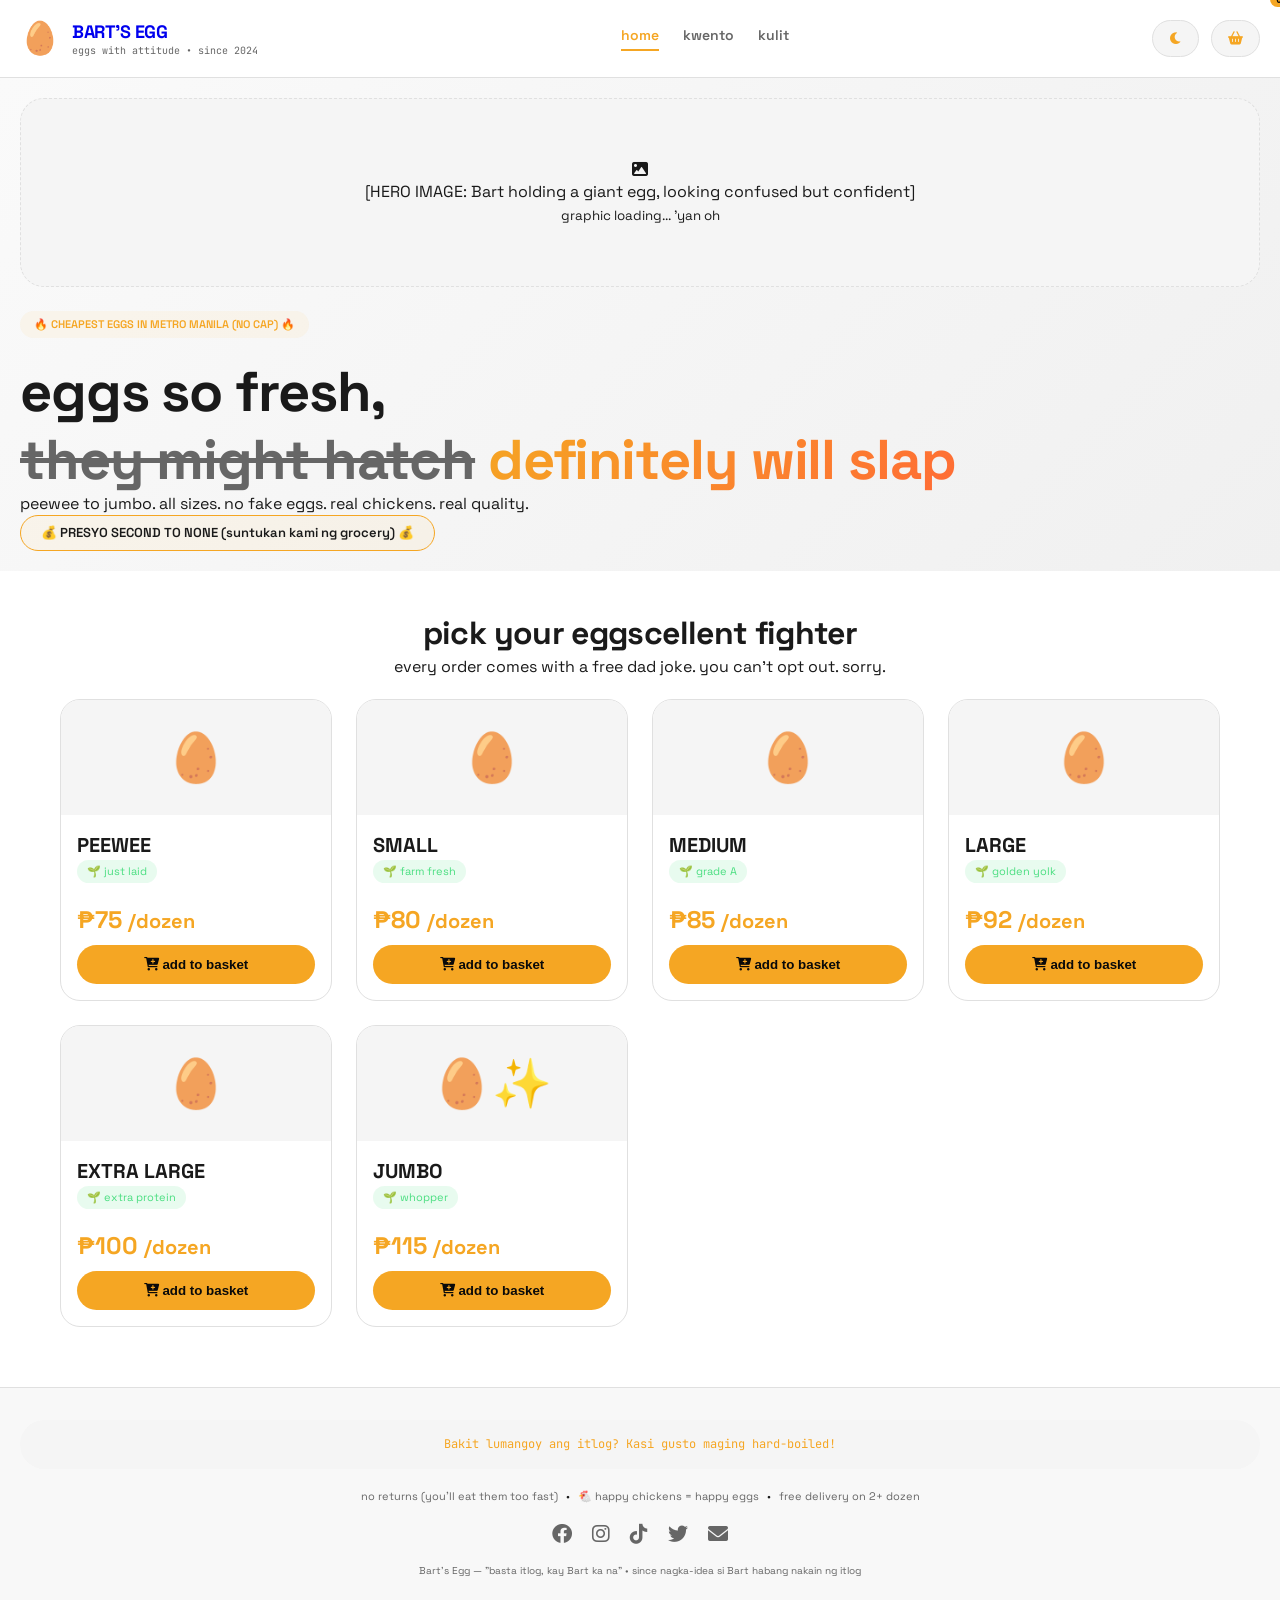
<file: index.html>
<!DOCTYPE html>
<html lang="en">
<head>
  <meta charset="UTF-8">
  <meta name="viewport" content="width=device-width, initial-scale=1.0, viewport-fit=cover">
  <title>Bart's Egg | quality eggs, presyong pang masa</title>
  <link href="https://fonts.googleapis.com/css2?family=Space+Grotesk:wght@400;500;600;700&family=JetBrains+Mono:wght@400;600&display=swap" rel="stylesheet">
  <link rel="stylesheet" href="https://cdnjs.cloudflare.com/ajax/libs/font-awesome/6.0.0-beta3/css/all.min.css">
  <link rel="stylesheet" href="styles.css">
</head>
<body data-theme="light">
  <!-- mobile bottom nav -->
  <div class="bottom-nav">
    <a href="index.html" class="nav-item active">
      <i class="fas fa-home"></i>
      <span>eggs</span>
    </a>
    <a href="about.html" class="nav-item">
      <i class="fas fa-face-grin-tongue-squint"></i>
      <span>kwento</span>
    </a>
    <button class="nav-item cart-trigger" id="mobileCartTrigger">
      <i class="fas fa-basket-shopping"></i>
      <span>cart</span>
      <span class="cart-badge" id="mobileCartBadge">0</span>
    </button>
    <a href="contact.html" class="nav-item">
      <i class="fas fa-message"></i>
      <span>kulit</span>
    </a>
  </div>

  <!-- header with working links -->
  <div class="header">
    <a href="index.html" class="logo-tag" style="text-decoration: none;">
      <span class="logo-icon">🥚</span>
      <div>
        <div class="logo">BART'S EGG</div>
        <div class="tagline">eggs with attitude • since 2024</div>
      </div>
    </a>
    <div class="header-links">
      <a href="index.html" class="header-link active">home</a>
      <a href="about.html" class="header-link">kwento</a>
      <a href="contact.html" class="header-link">kulit</a>
    </div>
    <div style="display: flex; gap: 12px;">
      <button class="theme-toggle" id="themeToggle" aria-label="dark/light mode">
        <i class="fas fa-moon"></i>
      </button>
      <button class="cart-trigger desktop-cart-btn" id="desktopCartTrigger">
        <i class="fas fa-basket-shopping"></i>
        <span class="cart-badge" id="desktopCartBadge">0</span>
      </button>
    </div>
  </div>

  <!-- hero with placeholder image -->
  <div class="hero">
    <div class="hero-image-placeholder" loading="lazy">
      <i class="fas fa-image"></i>
      <p>[HERO IMAGE: Bart holding a giant egg, looking confused but confident]</p>
      <small>graphic loading... 'yan oh</small>
    </div>
    <div class="hero-text-overlay">
      <div class="hero-badge">🔥 CHEAPEST EGGS IN METRO MANILA (NO CAP) 🔥</div>
      <h1>eggs so fresh,<br> <span class="strike">they might hatch</span> <span class="gradient-text">definitely will slap</span></h1>
      <p class="hero-sub">peewee to jumbo. all sizes. no fake eggs. real chickens. real quality.</p>
      <div class="price-claim">💰 PRESYO SECOND TO NONE (suntukan kami ng grocery) 💰</div>
    </div>
  </div>

  <!-- product grid -->
  <div class="section-header">
    <h2>pick your eggscellent fighter</h2>
    <p>every order comes with a free dad joke. you can't opt out. sorry.</p>
  </div>

  <div class="egg-grid" id="eggGrid"></div>

  <!-- footer with working social links -->
  <div class="footer">
    <div class="footer-joke" id="dadJoke">loading dad joke...</div>
    <div class="footer-links">
      <a href="#" class="footer-link">no returns (you'll eat them too fast)</a>
      <span>•</span>
      <a href="#" class="footer-link">🐔 happy chickens = happy eggs</a>
      <span>•</span>
      <a href="#" class="footer-link">free delivery on 2+ dozen</a>
    </div>
    <div class="social-icons">
      <a href="https://facebook.com" target="_blank" rel="noopener noreferrer"><i class="fab fa-facebook"></i></a>
      <a href="https://instagram.com" target="_blank" rel="noopener noreferrer"><i class="fab fa-instagram"></i></a>
      <a href="https://tiktok.com" target="_blank" rel="noopener noreferrer"><i class="fab fa-tiktok"></i></a>
      <a href="https://twitter.com" target="_blank" rel="noopener noreferrer"><i class="fab fa-twitter"></i></a>
      <a href="mailto:hello@bartsegg.com"><i class="fas fa-envelope"></i></a>
    </div>
    <div class="copyright">
      <a href="index.html" style="color: inherit; text-decoration: none;">Bart's Egg</a> — "basta itlog, kay Bart ka na" • since nagka-idea si Bart habang nakain ng itlog
    </div>
  </div>

  <!-- cart drawer -->
  <div class="cart-drawer" id="cartDrawer">
    <div class="cart-overlay" id="cartOverlay"></div>
    <div class="cart-content">
      <div class="cart-header">
        <h3><i class="fas fa-basket-shopping"></i> your egg basket</h3>
        <button class="cart-close" id="closeCartBtn">&times;</button>
      </div>
      <div class="cart-items-list" id="cartItemsList">
        <div class="empty-cart">🐔 basket empty. go buy some eggs, mura lang!</div>
      </div>
      <div class="cart-footer">
        <div class="cart-total" id="cartTotal">₱0.00</div>
        <a href="checkout.html" class="checkout-button">checkout →</a>
      </div>
    </div>
  </div>

  <script src="script.js"></script>
</body>
</html>
</file>
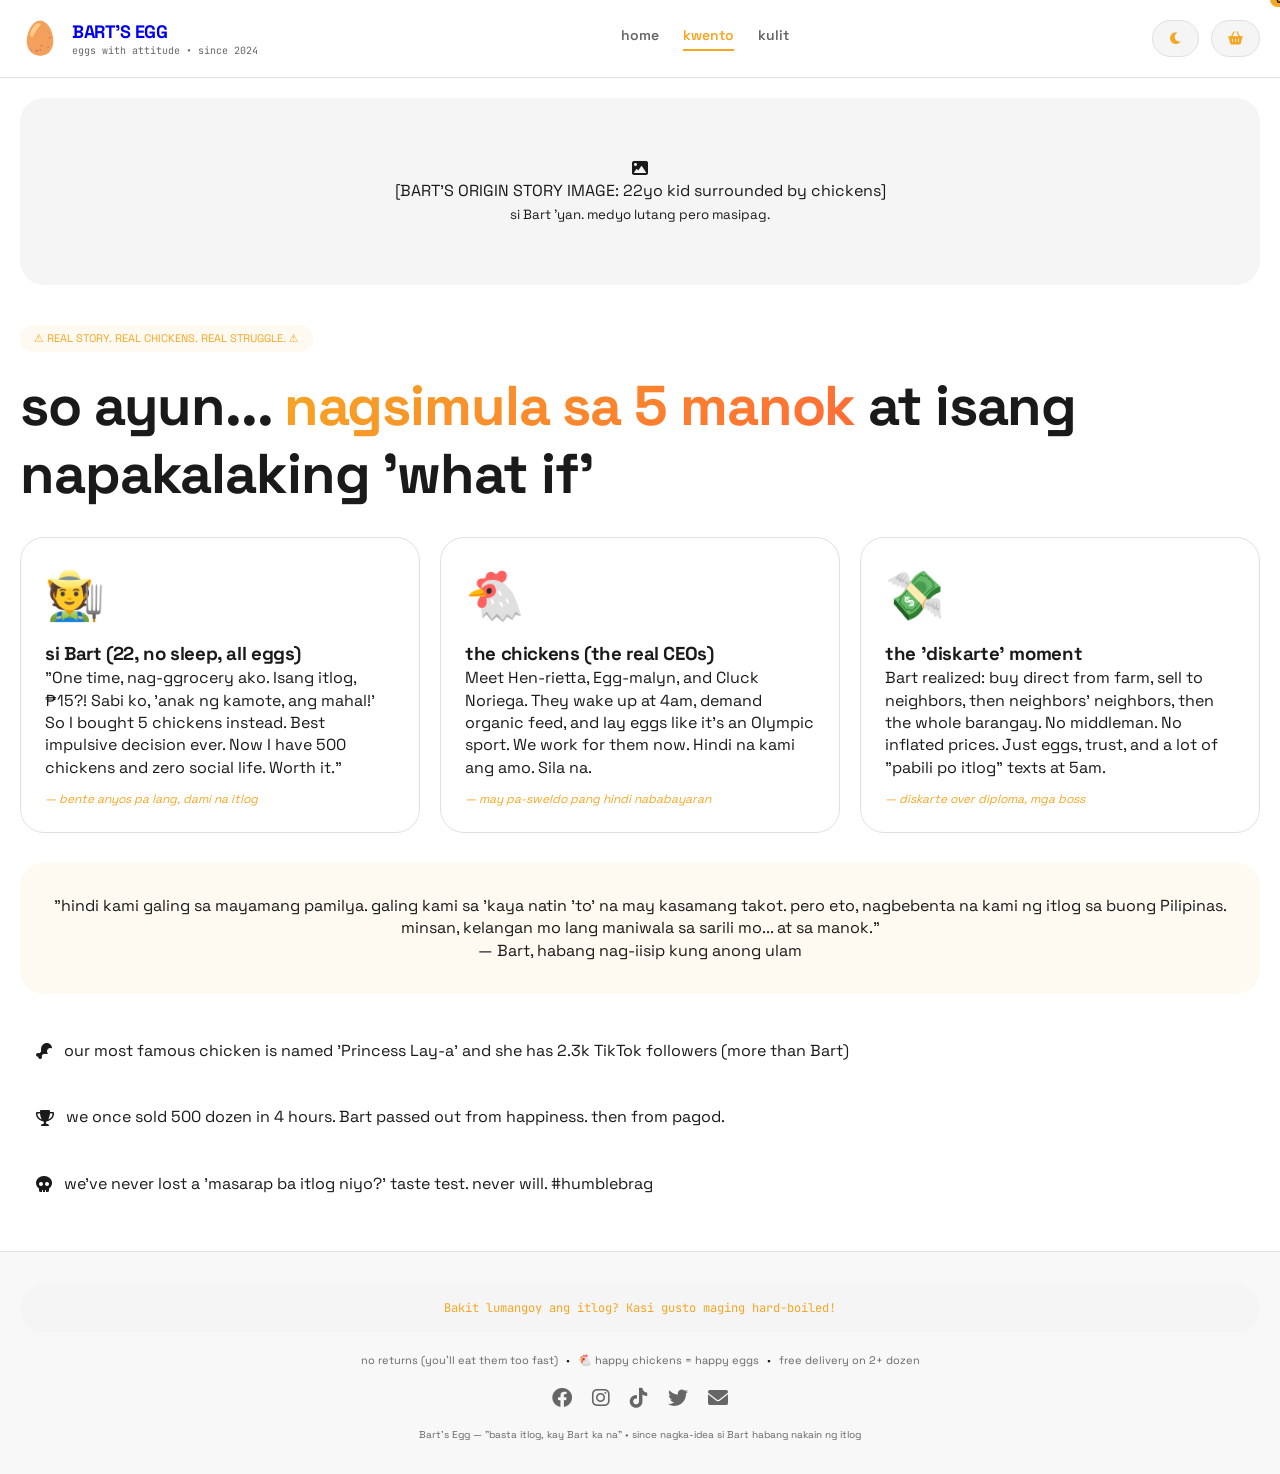
<file: about.html>
<!DOCTYPE html>
<html lang="en">
<head>
  <meta charset="UTF-8">
  <meta name="viewport" content="width=device-width, initial-scale=1.0, viewport-fit=cover">
  <title>Bart's Egg | the kwento behind the egg</title>
  <link href="https://fonts.googleapis.com/css2?family=Space+Grotesk:wght@400;500;600;700&family=JetBrains+Mono:wght@400;600&display=swap" rel="stylesheet">
  <link rel="stylesheet" href="https://cdnjs.cloudflare.com/ajax/libs/font-awesome/6.0.0-beta3/css/all.min.css">
  <link rel="stylesheet" href="styles.css">
</head>
<body data-theme="light">
  <!-- mobile bottom nav -->
  <div class="bottom-nav">
    <a href="index.html" class="nav-item"><i class="fas fa-home"></i><span>eggs</span></a>
    <a href="about.html" class="nav-item active"><i class="fas fa-face-grin-tongue-squint"></i><span>kwento</span></a>
    <button class="nav-item cart-trigger" id="mobileCartTrigger"><i class="fas fa-basket-shopping"></i><span>cart</span><span class="cart-badge" id="mobileCartBadge">0</span></button>
    <a href="contact.html" class="nav-item"><i class="fas fa-message"></i><span>kulit</span></a>
  </div>

  <!-- header with working links -->
  <div class="header">
    <a href="index.html" class="logo-tag" style="text-decoration: none;">
      <span class="logo-icon">🥚</span>
      <div><div class="logo">BART'S EGG</div><div class="tagline">eggs with attitude • since 2024</div></div>
    </a>
    <div class="header-links">
      <a href="index.html" class="header-link">home</a>
      <a href="about.html" class="header-link active">kwento</a>
      <a href="contact.html" class="header-link">kulit</a>
    </div>
    <div style="display: flex; gap: 12px;">
      <button class="theme-toggle" id="themeToggle"><i class="fas fa-moon"></i></button>
      <button class="cart-trigger desktop-cart-btn" id="desktopCartTrigger"><i class="fas fa-basket-shopping"></i><span class="cart-badge" id="desktopCartBadge">0</span></button>
    </div>
  </div>

  <!-- about hero with placeholder -->
  <div class="about-hero">
    <div class="about-image-placeholder" loading="lazy">
      <i class="fas fa-image"></i>
      <p>[BART'S ORIGIN STORY IMAGE: 22yo kid surrounded by chickens]</p>
      <small>si Bart 'yan. medyo lutang pero masipag.</small>
    </div>
  </div>

  <div class="about-container">
    <div class="about-badge">⚠️ REAL STORY. REAL CHICKENS. REAL STRUGGLE. ⚠️</div>
    <h1 class="about-title">so ayun... <span class="gradient-text">nagsimula sa 5 manok</span> at isang napakalaking 'what if'</h1>

    <div class="story-grid">
      <div class="story-card">
        <div class="story-icon">🧑‍🌾</div>
        <h3>si Bart (22, no sleep, all eggs)</h3>
        <p>"One time, nag-ggrocery ako. Isang itlog, ₱15?! Sabi ko, 'anak ng kamote, ang mahal!' So I bought 5 chickens instead. Best impulsive decision ever. Now I have 500 chickens and zero social life. Worth it."</p>
        <div class="pinoy-humor">— bente anyos pa lang, dami na itlog</div>
      </div>

      <div class="story-card">
        <div class="story-icon">🐔</div>
        <h3>the chickens (the real CEOs)</h3>
        <p>Meet Hen-rietta, Egg-malyn, and Cluck Noriega. They wake up at 4am, demand organic feed, and lay eggs like it's an Olympic sport. We work for them now. Hindi na kami ang amo. Sila na.</p>
        <div class="pinoy-humor">— may pa-sweldo pang hindi nababayaran</div>
      </div>

      <div class="story-card">
        <div class="story-icon">💸</div>
        <h3>the 'diskarte' moment</h3>
        <p>Bart realized: buy direct from farm, sell to neighbors, then neighbors' neighbors, then the whole barangay. No middleman. No inflated prices. Just eggs, trust, and a lot of "pabili po itlog" texts at 5am.</p>
        <div class="pinoy-humor">— diskarte over diploma, mga boss</div>
      </div>
    </div>

    <div class="manifesto">
      <div class="manifesto-quote">"hindi kami galing sa mayamang pamilya. galing kami sa 'kaya natin 'to' na may kasamang takot. pero eto, nagbebenta na kami ng itlog sa buong Pilipinas. minsan, kelangan mo lang maniwala sa sarili mo... at sa manok."</div>
      <div class="manifesto-sign">— Bart, habang nag-iisip kung anong ulam</div>
    </div>

    <div class="fun-section">
      <div class="fun-fact"><i class="fas fa-drumstick-bite"></i><span>our most famous chicken is named 'Princess Lay-a' and she has 2.3k TikTok followers (more than Bart)</span></div>
      <div class="fun-fact"><i class="fas fa-trophy"></i><span>we once sold 500 dozen in 4 hours. Bart passed out from happiness. then from pagod.</span></div>
      <div class="fun-fact"><i class="fas fa-skull"></i><span>we've never lost a 'masarap ba itlog niyo?' taste test. never will. #humblebrag</span></div>
    </div>
  </div>

  <!-- footer with working social links -->
  <div class="footer">
    <div class="footer-joke" id="dadJoke">loading dad joke...</div>
    <div class="footer-links">
      <a href="#" class="footer-link">no returns (you'll eat them too fast)</a>
      <span>•</span>
      <a href="#" class="footer-link">🐔 happy chickens = happy eggs</a>
      <span>•</span>
      <a href="#" class="footer-link">free delivery on 2+ dozen</a>
    </div>
    <div class="social-icons">
      <a href="https://facebook.com" target="_blank"><i class="fab fa-facebook"></i></a>
      <a href="https://instagram.com" target="_blank"><i class="fab fa-instagram"></i></a>
      <a href="https://tiktok.com" target="_blank"><i class="fab fa-tiktok"></i></a>
      <a href="https://twitter.com" target="_blank"><i class="fab fa-twitter"></i></a>
      <a href="mailto:hello@bartsegg.com"><i class="fas fa-envelope"></i></a>
    </div>
    <div class="copyright"><a href="index.html" style="color: inherit; text-decoration: none;">Bart's Egg</a> — "basta itlog, kay Bart ka na" • since nagka-idea si Bart habang nakain ng itlog</div>
  </div>

  <!-- cart drawer -->
  <div class="cart-drawer" id="cartDrawer"><div class="cart-overlay" id="cartOverlay"></div><div class="cart-content"><div class="cart-header"><h3><i class="fas fa-basket-shopping"></i> your egg basket</h3><button class="cart-close" id="closeCartBtn">&times;</button></div><div class="cart-items-list" id="cartItemsList"><div class="empty-cart">🐔 basket empty.</div></div><div class="cart-footer"><div class="cart-total" id="cartTotal">₱0.00</div><a href="checkout.html" class="checkout-button">checkout →</a></div></div></div>

  <script src="script.js"></script>
</body>
</html>
</file>
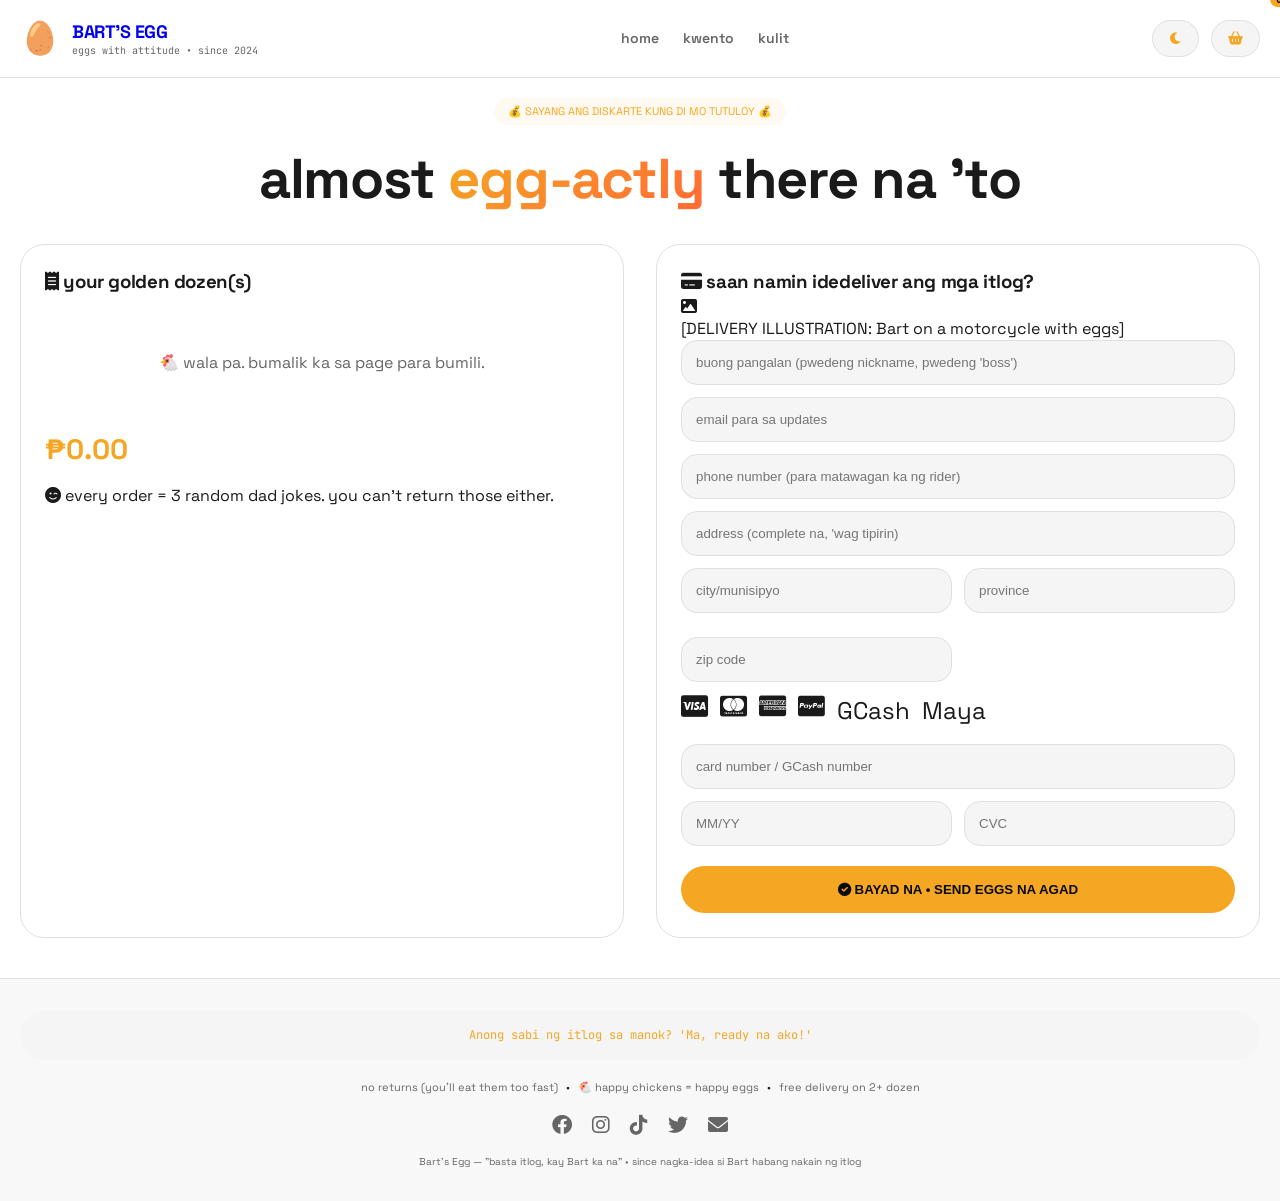
<file: checkout.html>
<!DOCTYPE html>
<html lang="en">
<head>
  <meta charset="UTF-8">
  <meta name="viewport" content="width=device-width, initial-scale=1.0, viewport-fit=cover">
  <title>Bart's Egg | checkout na, sayang ang itlog</title>
  <link href="https://fonts.googleapis.com/css2?family=Space+Grotesk:wght@400;500;600;700&family=JetBrains+Mono:wght@400;600&display=swap" rel="stylesheet">
  <link rel="stylesheet" href="https://cdnjs.cloudflare.com/ajax/libs/font-awesome/6.0.0-beta3/css/all.min.css">
  <link rel="stylesheet" href="styles.css">
</head>
<body data-theme="light">
  <div class="bottom-nav">
    <a href="index.html" class="nav-item"><i class="fas fa-home"></i><span>eggs</span></a>
    <a href="about.html" class="nav-item"><i class="fas fa-face-grin-tongue-squint"></i><span>kwento</span></a>
    <button class="nav-item cart-trigger" id="mobileCartTrigger"><i class="fas fa-basket-shopping"></i><span>cart</span><span class="cart-badge" id="mobileCartBadge">0</span></button>
    <a href="contact.html" class="nav-item"><i class="fas fa-message"></i><span>kulit</span></a>
  </div>

  <div class="header">
    <a href="index.html" class="logo-tag" style="text-decoration: none;">
      <span class="logo-icon">🥚</span>
      <div><div class="logo">BART'S EGG</div><div class="tagline">eggs with attitude • since 2024</div></div>
    </a>
    <div class="header-links">
      <a href="index.html" class="header-link">home</a>
      <a href="about.html" class="header-link">kwento</a>
      <a href="contact.html" class="header-link">kulit</a>
    </div>
    <div style="display: flex; gap: 12px;">
      <button class="theme-toggle" id="themeToggle"><i class="fas fa-moon"></i></button>
      <button class="cart-trigger desktop-cart-btn" id="desktopCartTrigger"><i class="fas fa-basket-shopping"></i><span class="cart-badge" id="desktopCartBadge">0</span></button>
    </div>
  </div>

  <div class="checkout-container">
    <div class="checkout-header">
      <div class="checkout-badge">💰 SAYANG ANG DISKARTE KUNG DI MO TUTULOY 💰</div>
      <h1>almost <span class="gradient-text">egg-actly</span> there na 'to</h1>
    </div>

    <div class="checkout-grid">
      <div class="order-review">
        <h3><i class="fas fa-receipt"></i> your golden dozen(s)</h3>
        <div id="checkoutItemsList" class="checkout-items"></div>
        <div class="checkout-total" id="checkoutTotal">₱0.00</div>
        <div class="checkout-note"><i class="fas fa-smile-wink"></i> every order = 3 random dad jokes. you can't return those either.</div>
      </div>

      <div class="payment-section">
        <h3><i class="fas fa-credit-card"></i> saan namin idedeliver ang mga itlog?</h3>
        <div class="payment-placeholder" loading="lazy">
          <i class="fas fa-image"></i>
          <p>[DELIVERY ILLUSTRATION: Bart on a motorcycle with eggs]</p>
        </div>
        <form id="purchaseForm">
          <input type="text" placeholder="buong pangalan (pwedeng nickname, pwedeng 'boss')" required>
          <input type="email" placeholder="email para sa updates" required>
          <input type="tel" placeholder="phone number (para matawagan ka ng rider)">
          <input type="text" placeholder="address (complete na, 'wag tipirin)" required>
          <div class="row-2">
            <input type="text" placeholder="city/munisipyo" required>
            <input type="text" placeholder="province" required>
            <input type="text" placeholder="zip code" required>
          </div>
          <div class="payment-methods">
            <div class="payment-icons"><i class="fab fa-cc-visa"></i><i class="fab fa-cc-mastercard"></i><i class="fab fa-cc-amex"></i><i class="fab fa-cc-paypal"></i><span>GCash</span><span>Maya</span></div>
            <input type="text" placeholder="card number / GCash number" required>
            <div class="row-2">
              <input type="text" placeholder="MM/YY" required>
              <input type="text" placeholder="CVC" required>
            </div>
          </div>
          <button type="submit" class="purchase-btn"><i class="fas fa-check-circle"></i> BAYAD NA • SEND EGGS NA AGAD</button>
        </form>
        <div id="purchaseSuccess" style="display:none;" class="success-toast">🎉 ORDER CONFIRMED! your eggs are on their way. Bart is personally packing them. with love (and pagod). 🎉</div>
      </div>
    </div>
  </div>

  <div class="footer">
    <div class="footer-joke" id="dadJoke">loading dad joke...</div>
    <div class="footer-links">
      <a href="#" class="footer-link">no returns (you'll eat them too fast)</a>
      <span>•</span>
      <a href="#" class="footer-link">🐔 happy chickens = happy eggs</a>
      <span>•</span>
      <a href="#" class="footer-link">free delivery on 2+ dozen</a>
    </div>
    <div class="social-icons">
      <a href="https://facebook.com" target="_blank"><i class="fab fa-facebook"></i></a>
      <a href="https://instagram.com" target="_blank"><i class="fab fa-instagram"></i></a>
      <a href="https://tiktok.com" target="_blank"><i class="fab fa-tiktok"></i></a>
      <a href="https://twitter.com" target="_blank"><i class="fab fa-twitter"></i></a>
      <a href="mailto:hello@bartsegg.com"><i class="fas fa-envelope"></i></a>
    </div>
    <div class="copyright"><a href="index.html" style="color: inherit; text-decoration: none;">Bart's Egg</a> — "basta itlog, kay Bart ka na" • since nagka-idea si Bart habang nakain ng itlog</div>
  </div>

  <div class="cart-drawer" id="cartDrawer"><div class="cart-overlay" id="cartOverlay"></div><div class="cart-content"><div class="cart-header"><h3><i class="fas fa-basket-shopping"></i> your egg basket</h3><button class="cart-close" id="closeCartBtn">&times;</button></div><div class="cart-items-list" id="cartItemsList"><div class="empty-cart">🐔 basket empty.</div></div><div class="cart-footer"><div class="cart-total" id="cartTotal">₱0.00</div><a href="checkout.html" class="checkout-button">checkout →</a></div></div></div>

  <script src="script.js"></script>
</body>
</html>
</file>
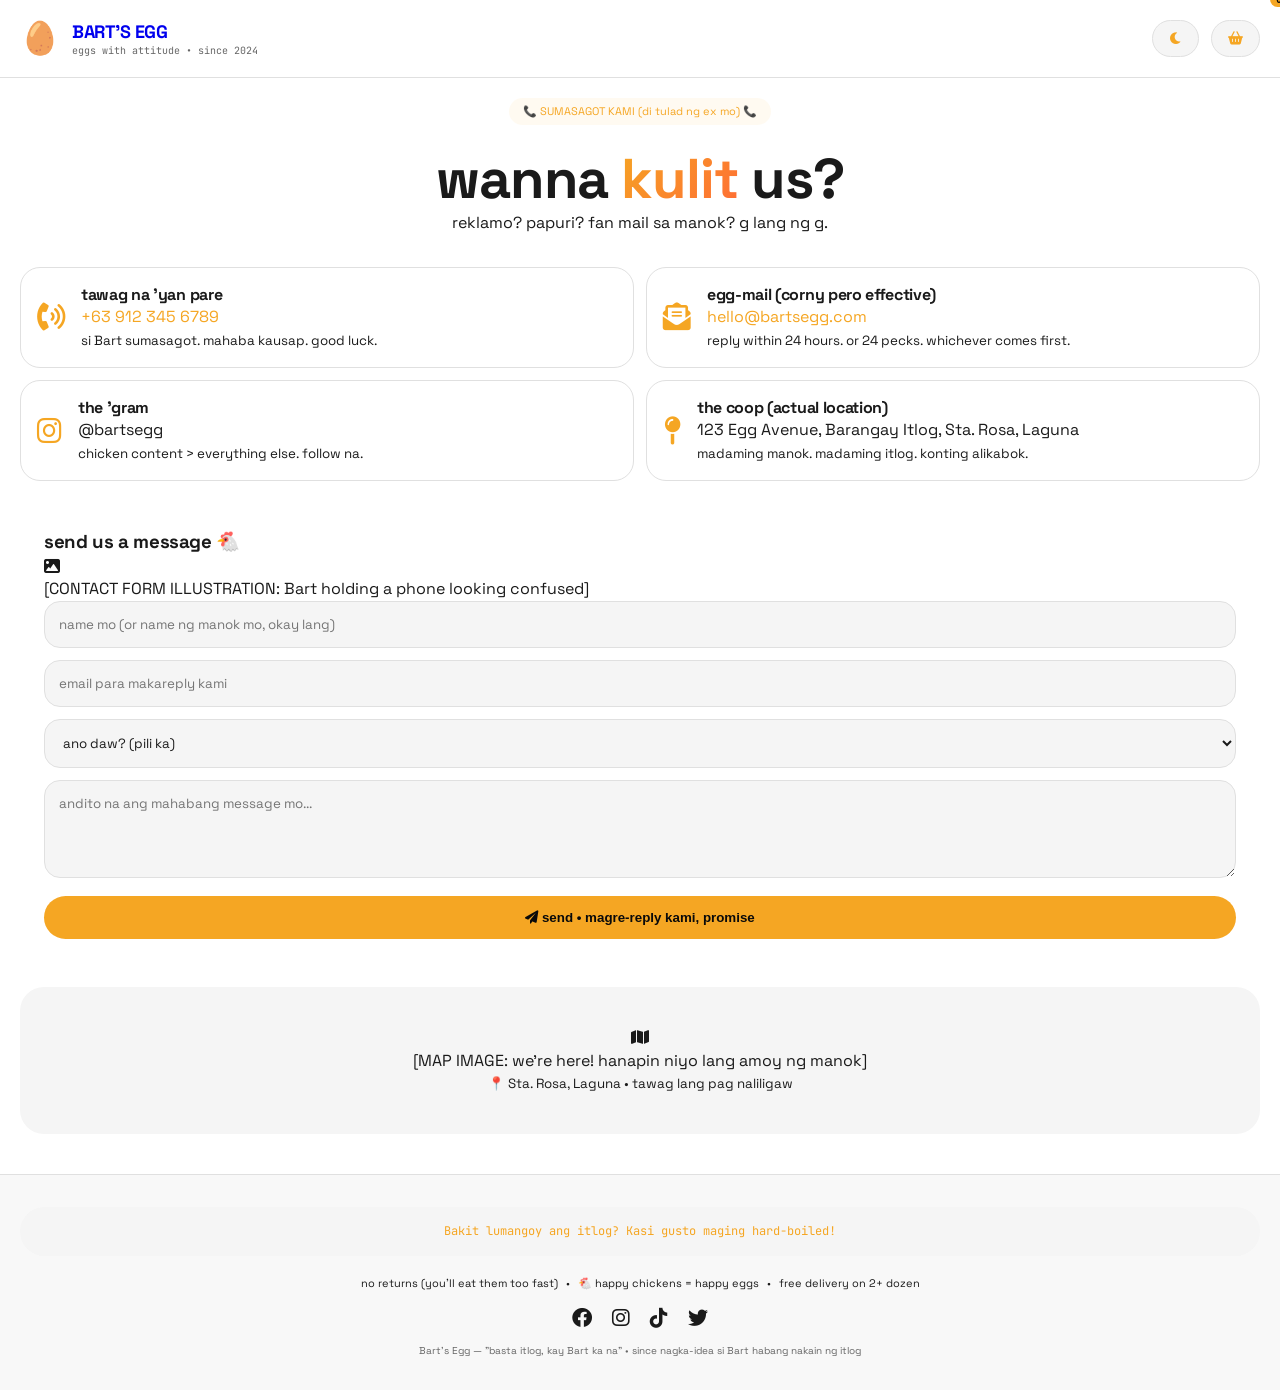
<file: contact.html>
<!DOCTYPE html>
<html lang="en">
<head>
  <meta charset="UTF-8">
  <meta name="viewport" content="width=device-width, initial-scale=1.0, viewport-fit=cover">
  <title>Bart's Egg | makulit ka? message mo kami</title>
  <link href="https://fonts.googleapis.com/css2?family=Space+Grotesk:wght@400;500;600;700&family=JetBrains+Mono:wght@400;600&display=swap" rel="stylesheet">
  <link rel="stylesheet" href="https://cdnjs.cloudflare.com/ajax/libs/font-awesome/6.0.0-beta3/css/all.min.css">
  <link rel="stylesheet" href="styles.css">
</head>
<body data-theme="light">
  <div class="bottom-nav">
    <a href="index.html" class="nav-item"><i class="fas fa-home"></i><span>eggs</span></a>
    <a href="about.html" class="nav-item"><i class="fas fa-face-grin-tongue-squint"></i><span>kwento</span></a>
    <button class="nav-item cart-trigger" id="mobileCartTrigger"><i class="fas fa-basket-shopping"></i><span>cart</span><span class="cart-badge" id="mobileCartBadge">0</span></button>
    <a href="contact.html" class="nav-item active"><i class="fas fa-message"></i><span>kulit</span></a>
  </div>

  <div class="header">
    <a href="index.html" class="logo-tag" style="text-decoration: none;">
      <span class="logo-icon">🥚</span>
      <div><div class="logo">BART'S EGG</div><div class="tagline">eggs with attitude • since 2024</div></div>
    </a>
    <div style="display: flex; gap: 12px;">
      <button class="theme-toggle" id="themeToggle"><i class="fas fa-moon"></i></button>
      <button class="cart-trigger desktop-cart-btn" id="desktopCartTrigger"><i class="fas fa-basket-shopping"></i><span class="cart-badge" id="desktopCartBadge">0</span></button>
    </div>
  </div>

  <div class="contact-container">
    <div class="contact-header">
      <div class="contact-badge">📞 SUMASAGOT KAMI (di tulad ng ex mo) 📞</div>
      <h1>wanna <span class="gradient-text">kulit</span> us?</h1>
      <p>reklamo? papuri? fan mail sa manok? g lang ng g.</p>
    </div>

    <div class="contact-grid">
      <div class="contact-cards">
        <div class="contact-card"><i class="fas fa-phone-volume"></i><div><h4>tawag na 'yan pare</h4><p><a href="tel:+639123456789">+63 912 345 6789</a></p><small>si Bart sumasagot. mahaba kausap. good luck.</small></div></div>
        <div class="contact-card"><i class="fas fa-envelope-open-text"></i><div><h4>egg-mail (corny pero effective)</h4><p><a href="mailto:hello@bartsegg.com">hello@bartsegg.com</a></p><small>reply within 24 hours. or 24 pecks. whichever comes first.</small></div></div>
        <div class="contact-card"><i class="fab fa-instagram"></i><div><h4>the 'gram</h4><p>@bartsegg</p><small>chicken content > everything else. follow na.</small></div></div>
        <div class="contact-card"><i class="fas fa-map-pin"></i><div><h4>the coop (actual location)</h4><p>123 Egg Avenue, Barangay Itlog, Sta. Rosa, Laguna</p><small>madaming manok. madaming itlog. konting alikabok.</small></div></div>
      </div>

      <div class="contact-form-wrapper">
        <h3>send us a message <span style="font-size:1.2rem;">🐔</span></h3>
        <div class="form-placeholder" loading="lazy">
          <i class="fas fa-image"></i>
          <p>[CONTACT FORM ILLUSTRATION: Bart holding a phone looking confused]</p>
        </div>
        <form id="contactForm">
          <input type="text" placeholder="name mo (or name ng manok mo, okay lang)" required>
          <input type="email" placeholder="email para makareply kami" required>
          <select required>
            <option value="">ano daw? (pili ka)</option>
            <option>gusto ko umorder ng maraming itlog</option>
            <option>may tanong ako about freshness</option>
            <option>pwede bang pumunta sa farm?</option>
            <option>masarap itlog niyo pre! solid!</option>
            <option>iba (comment ka na lang)</option>
          </select>
          <textarea rows="4" placeholder="andito na ang mahabang message mo..."></textarea>
          <button type="submit" class="submit-btn"><i class="fas fa-paper-plane"></i> send • magre-reply kami, promise</button>
        </form>
        <div id="contactSuccess" style="display:none;" class="success-toast">🐣 ayun! received na. reply kami within 24 hours. salamat sa suporta! 🐣</div>
      </div>
    </div>

    <div class="map-placeholder" loading="lazy">
      <i class="fas fa-map"></i>
      <p>[MAP IMAGE: we're here! hanapin niyo lang amoy ng manok]</p>
      <small>📍 Sta. Rosa, Laguna • tawag lang pag naliligaw</small>
    </div>
  </div>

  <div class="footer">
    <div class="footer-joke" id="dadJoke">loading dad joke...</div>
    <div class="footer-links"><span>no returns (you'll eat them too fast)</span><span>•</span><span>🐔 happy chickens = happy eggs</span><span>•</span><span>free delivery on 2+ dozen</span></div>
    <div class="social-icons"><i class="fab fa-facebook"></i><i class="fab fa-instagram"></i><i class="fab fa-tiktok"></i><i class="fab fa-twitter"></i></div>
    <div class="copyright">Bart's Egg — "basta itlog, kay Bart ka na" • since nagka-idea si Bart habang nakain ng itlog</div>
  </div>

  <div class="cart-drawer" id="cartDrawer"><div class="cart-overlay" id="cartOverlay"></div><div class="cart-content"><div class="cart-header"><h3><i class="fas fa-basket-shopping"></i> your egg basket</h3><button class="cart-close" id="closeCartBtn">&times;</button></div><div class="cart-items-list" id="cartItemsList"><div class="empty-cart">🐔 basket empty.</div></div><div class="cart-footer"><div class="cart-total" id="cartTotal">₱0.00</div><a href="checkout.html" class="checkout-button">checkout →</a></div></div></div>

  <script src="script.js"></script>
</body>
</html>
</file>
<file: styles.css>
/* RESET & VARIABLES */
* {
  margin: 0;
  padding: 0;
  box-sizing: border-box;
}

:root {
  --bg-primary: #ffffff;
  --bg-secondary: #f5f5f5;
  --bg-card: #ffffff;
  --text-primary: #1a1a1a;
  --text-secondary: #666666;
  --border: #e0e0e0;
  --accent: #f5a623;
  --accent-hover: #ffb347;
  --accent-bg: #f5a62310;
  --header-bg: #ffffff;
  --footer-bg: #f8f8f8;
  --hero-bg: linear-gradient(135deg, #fafafa 0%, #f0f0f0 100%);
}

[data-theme="dark"] {
  --bg-primary: #0a0a0a;
  --bg-secondary: #111111;
  --bg-card: #1a1a1a;
  --text-primary: #ededed;
  --text-secondary: #888888;
  --border: #2a2a2a;
  --accent: #f5a623;
  --accent-hover: #ffb347;
  --accent-bg: #f5a62320;
  --header-bg: #0a0a0a;
  --footer-bg: #0f0f0f;
  --hero-bg: linear-gradient(135deg, #0f0f0f 0%, #1a1a1a 100%);
}

body {
  font-family: 'Space Grotesk', system-ui, sans-serif;
  background: var(--bg-primary);
  color: var(--text-primary);
  padding-bottom: 70px;
  line-height: 1.4;
  transition: background 0.3s, color 0.3s;
}

/* TYPOGRAPHY */
h1, h2, h3, h4, .logo { font-weight: 700; letter-spacing: -0.02em; }
h1 { font-size: clamp(2rem, 8vw, 3.5rem); line-height: 1.2; }
h2 { font-size: clamp(1.5rem, 6vw, 2rem); }

/* BOTTOM NAV */
.bottom-nav {
  position: fixed;
  bottom: 0;
  left: 0;
  right: 0;
  background: var(--bg-secondary);
  display: flex;
  justify-content: space-around;
  padding: 10px 16px 20px;
  border-top: 1px solid var(--border);
  z-index: 100;
}
.nav-item {
  display: flex;
  flex-direction: column;
  align-items: center;
  gap: 4px;
  text-decoration: none;
  color: var(--text-secondary);
  font-size: 11px;
  font-weight: 600;
  background: none;
  border: none;
  cursor: pointer;
  position: relative;
}
.nav-item i { font-size: 22px; }
.nav-item.active { color: var(--accent); }
.cart-badge {
  position: absolute;
  top: -8px;
  right: -8px;
  background: var(--accent);
  color: #0a0a0a;
  font-size: 10px;
  font-weight: 700;
  padding: 2px 6px;
  border-radius: 20px;
  min-width: 18px;
  text-align: center;
}

/* HEADER WITH LINKS */
.header {
  display: flex;
  justify-content: space-between;
  align-items: center;
  padding: 16px 20px;
  background: var(--header-bg);
  border-bottom: 1px solid var(--border);
  position: sticky;
  top: 0;
  z-index: 90;
  flex-wrap: wrap;
  gap: 12px;
}
.logo-tag {
  display: flex;
  align-items: center;
  gap: 12px;
  cursor: pointer;
}
.logo-icon { font-size: 32px; }
.logo { font-size: 18px; font-weight: 800; letter-spacing: -0.5px; }
.tagline { font-size: 10px; color: var(--text-secondary); font-family: 'JetBrains Mono', monospace; }
.header-links {
  display: flex;
  gap: 24px;
}
.header-link {
  text-decoration: none;
  color: var(--text-secondary);
  font-weight: 600;
  font-size: 14px;
  transition: 0.2s;
}
.header-link:hover { color: var(--accent); }
.header-link.active {
  color: var(--accent);
  border-bottom: 2px solid var(--accent);
  padding-bottom: 4px;
}
.theme-toggle, .cart-trigger {
  background: var(--bg-secondary);
  border: 1px solid var(--border);
  padding: 10px 16px;
  border-radius: 40px;
  color: var(--accent);
  cursor: pointer;
  transition: all 0.2s;
}

/* HERO */
.hero { padding: 20px; background: var(--hero-bg); }
.hero-image-placeholder {
  background: var(--bg-secondary);
  border-radius: 24px;
  padding: 60px 20px;
  text-align: center;
  border: 1px dashed var(--border);
  margin-bottom: 24px;
}
.hero-badge {
  display: inline-block;
  background: var(--accent-bg);
  color: var(--accent);
  padding: 6px 14px;
  border-radius: 40px;
  font-size: 11px;
  font-weight: 600;
  margin-bottom: 20px;
}
.strike { text-decoration: line-through; color: var(--text-secondary); }
.gradient-text {
  background: linear-gradient(135deg, var(--accent), #ff6b35);
  -webkit-background-clip: text;
  background-clip: text;
  color: transparent;
}
.price-claim {
  background: var(--accent-bg);
  border: 1px solid var(--accent);
  display: inline-block;
  padding: 8px 20px;
  border-radius: 60px;
  font-size: 13px;
  font-weight: 600;
}

/* PRODUCT GRID */
.section-header { padding: 40px 20px 20px; text-align: center; }
.egg-grid {
  display: grid;
  grid-template-columns: repeat(auto-fill, minmax(160px, 1fr));
  gap: 16px;
  padding: 0 20px 40px;
}
.egg-card {
  background: var(--bg-card);
  border: 1px solid var(--border);
  border-radius: 20px;
  overflow: hidden;
}
.egg-graphic {
  background: var(--bg-secondary);
  text-align: center;
  padding: 24px;
  font-size: 48px;
}
.egg-info { padding: 16px; }
.egg-size { font-size: 20px; font-weight: 700; }
.egg-price { font-size: 24px; font-weight: 800; color: var(--accent); margin: 8px 0; }
.fresh-tag {
  font-size: 11px;
  color: #4ade80;
  background: #4ade8020;
  display: inline-block;
  padding: 4px 10px;
  border-radius: 20px;
  margin-bottom: 12px;
}
.add-btn {
  width: 100%;
  background: var(--accent);
  border: none;
  padding: 12px;
  border-radius: 40px;
  font-weight: 700;
  cursor: pointer;
  color: #0a0a0a;
}

/* CART DRAWER */
.cart-drawer {
  position: fixed;
  top: 0;
  right: 0;
  bottom: 0;
  left: 0;
  z-index: 200;
  visibility: hidden;
  pointer-events: none;
}
.cart-drawer.open { visibility: visible; pointer-events: auto; }
.cart-overlay {
  position: absolute;
  top: 0;
  left: 0;
  right: 0;
  bottom: 0;
  background: rgba(0,0,0,0.8);
  opacity: 0;
  transition: opacity 0.3s;
}
.cart-drawer.open .cart-overlay { opacity: 1; }
.cart-content {
  position: absolute;
  bottom: 0;
  left: 0;
  right: 0;
  background: var(--bg-primary);
  border-radius: 24px 24px 0 0;
  max-height: 80vh;
  display: flex;
  flex-direction: column;
  transform: translateY(100%);
  transition: transform 0.3s;
}
.cart-drawer.open .cart-content { transform: translateY(0); }
.cart-header { display: flex; justify-content: space-between; padding: 20px; border-bottom: 1px solid var(--border); }
.cart-items-list { flex: 1; overflow-y: auto; padding: 16px; }
.cart-item {
  display: flex;
  justify-content: space-between;
  align-items: center;
  padding: 12px;
  background: var(--bg-secondary);
  border-radius: 16px;
  margin-bottom: 8px;
}
.cart-item-actions { display: flex; gap: 8px; }
.cart-item-actions button {
  background: var(--border);
  border: none;
  width: 32px;
  height: 32px;
  border-radius: 30px;
  cursor: pointer;
}
.cart-footer { padding: 20px; border-top: 1px solid var(--border); }
.cart-total { font-size: 24px; font-weight: 800; margin-bottom: 16px; }
.checkout-button {
  display: block;
  background: var(--accent);
  color: #0a0a0a;
  text-align: center;
  padding: 16px;
  border-radius: 60px;
  text-decoration: none;
  font-weight: 700;
}

/* ABOUT PAGE */
.about-hero { padding: 20px; }
.about-image-placeholder {
  background: var(--bg-secondary);
  border-radius: 24px;
  padding: 60px 20px;
  text-align: center;
}
.about-container { padding: 20px; }
.about-badge {
  display: inline-block;
  background: var(--accent-bg);
  color: var(--accent);
  padding: 6px 14px;
  border-radius: 40px;
  font-size: 11px;
  margin-bottom: 20px;
}
.story-grid {
  display: grid;
  grid-template-columns: 1fr;
  gap: 20px;
  margin: 30px 0;
}
.story-card {
  background: var(--bg-card);
  padding: 24px;
  border-radius: 24px;
  border: 1px solid var(--border);
}
.story-icon { font-size: 48px; margin-bottom: 12px; }
.pinoy-humor {
  margin-top: 12px;
  font-size: 12px;
  color: var(--accent);
  font-style: italic;
}
.manifesto {
  background: var(--accent-bg);
  padding: 32px;
  border-radius: 24px;
  text-align: center;
  margin: 30px 0;
}
.fun-section { display: flex; flex-direction: column; gap: 12px; }
.fun-fact {
  background: var(--bg-card);
  padding: 16px;
  border-radius: 16px;
  display: flex;
  align-items: center;
  gap: 12px;
}

/* CONTACT PAGE */
.contact-container { padding: 20px; }
.contact-header { text-align: center; margin-bottom: 32px; }
.contact-badge {
  display: inline-block;
  background: var(--accent-bg);
  color: var(--accent);
  padding: 6px 14px;
  border-radius: 40px;
  font-size: 11px;
  margin-bottom: 20px;
}
.contact-cards { display: flex; flex-direction: column; gap: 12px; margin-bottom: 24px; }
.contact-card {
  background: var(--bg-card);
  padding: 16px;
  border-radius: 20px;
  display: flex;
  gap: 16px;
  align-items: center;
  border: 1px solid var(--border);
}
.contact-card i { font-size: 28px; color: var(--accent); }
.contact-card a { color: var(--accent); text-decoration: none; }
.contact-form-wrapper {
  background: var(--bg-card);
  padding: 24px;
  border-radius: 24px;
}
.contact-form-wrapper input, select, textarea {
  width: 100%;
  padding: 14px;
  margin-bottom: 12px;
  background: var(--bg-secondary);
  border: 1px solid var(--border);
  border-radius: 16px;
  color: var(--text-primary);
  font-family: inherit;
}
.submit-btn {
  background: var(--accent);
  color: #0a0a0a;
  padding: 14px;
  border: none;
  border-radius: 60px;
  font-weight: 700;
  cursor: pointer;
  width: 100%;
}
.map-placeholder {
  background: var(--bg-secondary);
  padding: 40px;
  text-align: center;
  border-radius: 24px;
  margin-top: 24px;
}

/* CHECKOUT PAGE */
.checkout-container { padding: 20px; }
.checkout-header { text-align: center; margin-bottom: 32px; }
.checkout-badge {
  display: inline-block;
  background: var(--accent-bg);
  color: var(--accent);
  padding: 6px 14px;
  border-radius: 40px;
  font-size: 11px;
  margin-bottom: 20px;
}
.checkout-grid { display: flex; flex-direction: column; gap: 20px; }
.order-review, .payment-section {
  background: var(--bg-card);
  padding: 24px;
  border-radius: 24px;
  border: 1px solid var(--border);
}
.checkout-items { margin: 16px 0; }
.checkout-item {
  display: flex;
  justify-content: space-between;
  padding: 12px 0;
  border-bottom: 1px solid var(--border);
}
.checkout-total { font-size: 28px; font-weight: 800; margin: 16px 0; color: var(--accent); }
.payment-section input {
  width: 100%;
  padding: 14px;
  margin-bottom: 12px;
  background: var(--bg-secondary);
  border: 1px solid var(--border);
  border-radius: 16px;
  color: var(--text-primary);
}
.row-2 { display: grid; grid-template-columns: 1fr 1fr; gap: 12px; }
.payment-icons {
  display: flex;
  gap: 12px;
  margin-bottom: 16px;
  font-size: 24px;
  flex-wrap: wrap;
}
.purchase-btn {
  background: var(--accent);
  color: #0a0a0a;
  padding: 16px;
  border: none;
  border-radius: 60px;
  font-weight: 700;
  cursor: pointer;
  width: 100%;
  margin-top: 8px;
}

/* FOOTER WITH LINKS */
.footer {
  padding: 32px 20px;
  text-align: center;
  background: var(--footer-bg);
  border-top: 1px solid var(--border);
  margin-top: 20px;
}
.footer-joke {
  background: var(--bg-secondary);
  padding: 16px;
  border-radius: 60px;
  font-family: 'JetBrains Mono', monospace;
  font-size: 12px;
  margin-bottom: 20px;
  color: var(--accent);
}
.footer-links {
  display: flex;
  flex-wrap: wrap;
  justify-content: center;
  gap: 8px;
  font-size: 11px;
  margin-bottom: 16px;
}
.footer-link {
  color: var(--text-secondary);
  text-decoration: none;
  transition: 0.2s;
}
.footer-link:hover { color: var(--accent); }
.social-icons {
  display: flex;
  justify-content: center;
  gap: 20px;
  font-size: 20px;
  margin-bottom: 16px;
}
.social-icons a {
  color: var(--text-secondary);
  transition: 0.2s;
}
.social-icons a:hover { color: var(--accent); }
.copyright {
  font-size: 10px;
  color: var(--text-secondary);
}
.copyright a:hover { text-decoration: underline; }

/* TOASTS */
.side-confirmation, .success-toast {
  position: fixed;
  bottom: 90px;
  left: 20px;
  right: 20px;
  background: var(--bg-card);
  border: 1px solid var(--accent);
  color: var(--accent);
  padding: 14px 20px;
  border-radius: 60px;
  text-align: center;
  z-index: 300;
  animation: slideUp 0.3s ease;
}
@keyframes slideUp {
  from { transform: translateY(100px); opacity: 0; }
  to { transform: translateY(0); opacity: 1; }
}
.empty-cart { text-align: center; padding: 40px; color: var(--text-secondary); }

/* DESKTOP */
@media (min-width: 768px) {
  body { padding-bottom: 0; }
  .bottom-nav { display: none; }
  .egg-grid { grid-template-columns: repeat(auto-fill, minmax(220px, 1fr)); gap: 24px; max-width: 1200px; margin: 0 auto; }
  .story-grid { grid-template-columns: repeat(3, 1fr); }
  .contact-cards { display: grid; grid-template-columns: repeat(2, 1fr); }
  .checkout-grid { flex-direction: row; gap: 32px; }
  .order-review, .payment-section { flex: 1; }
}

@media (max-width: 768px) {
  .header-links { display: none; }
}
</file>
